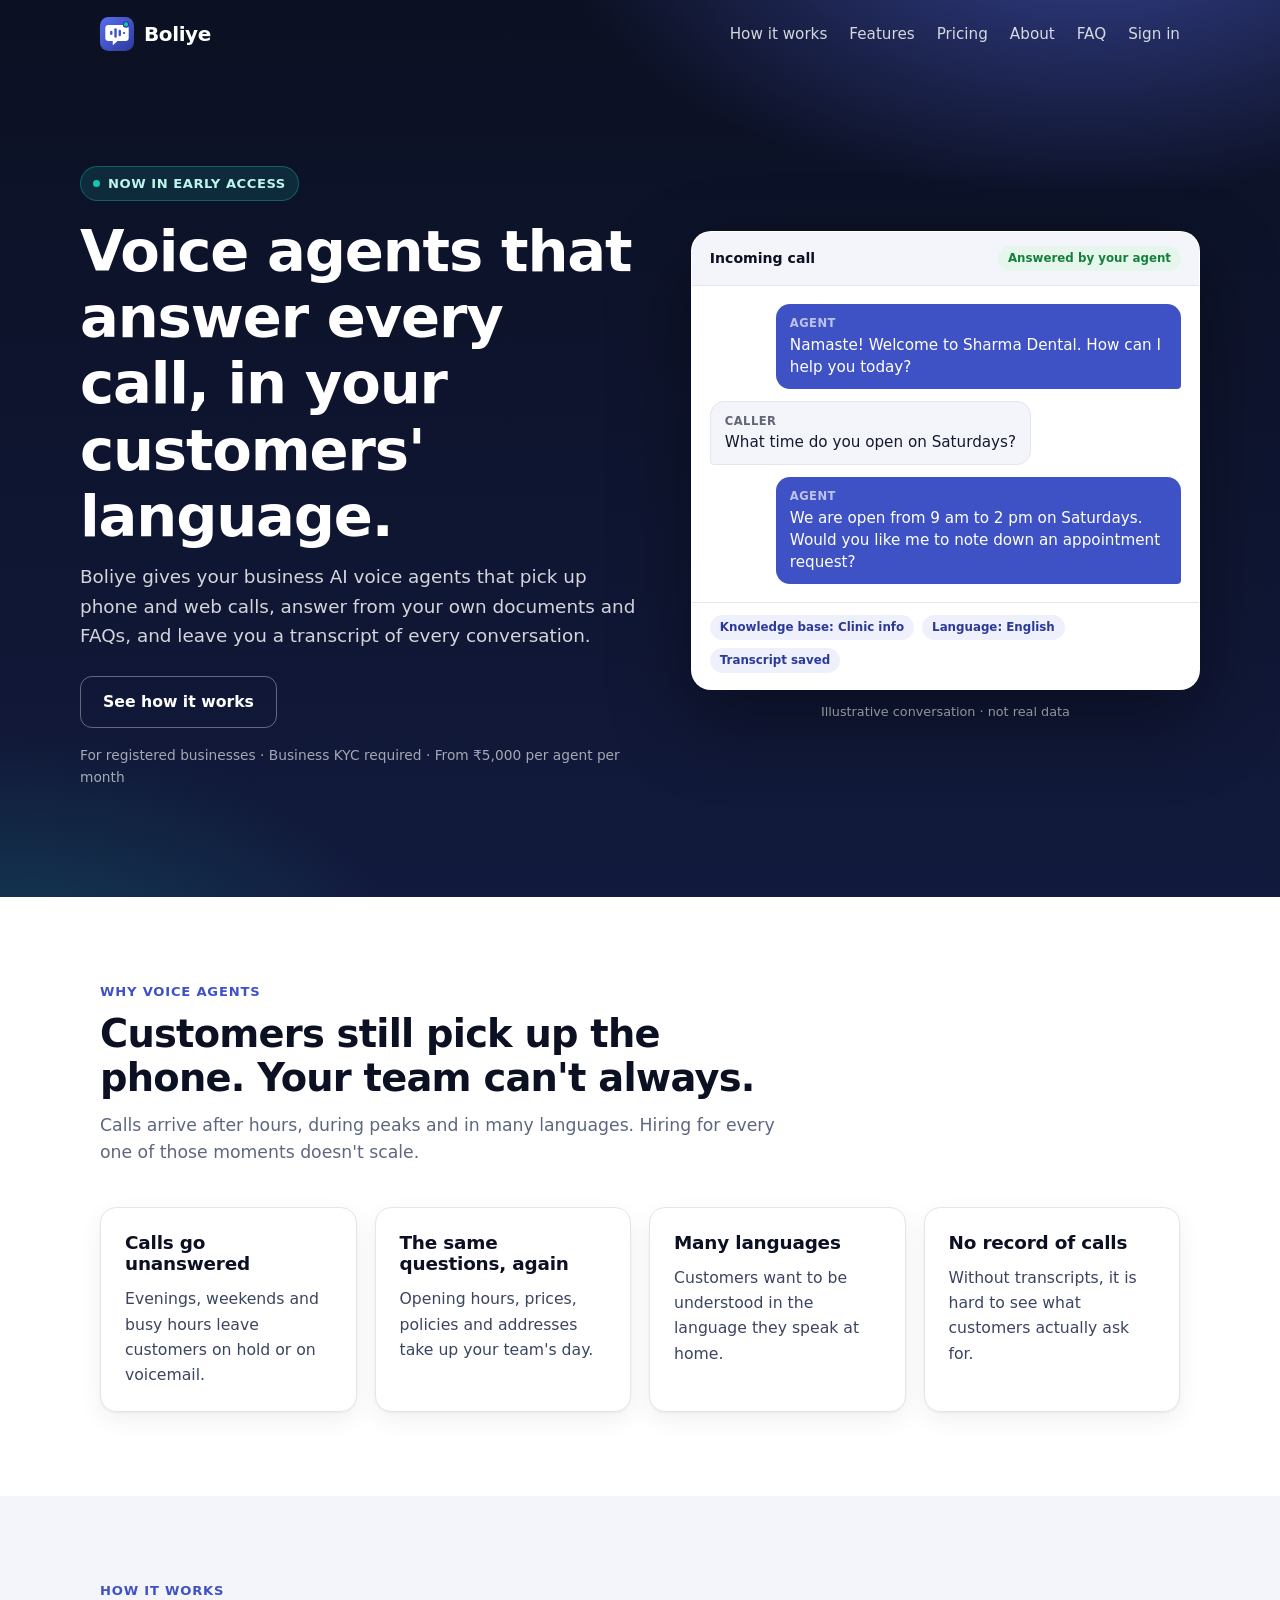
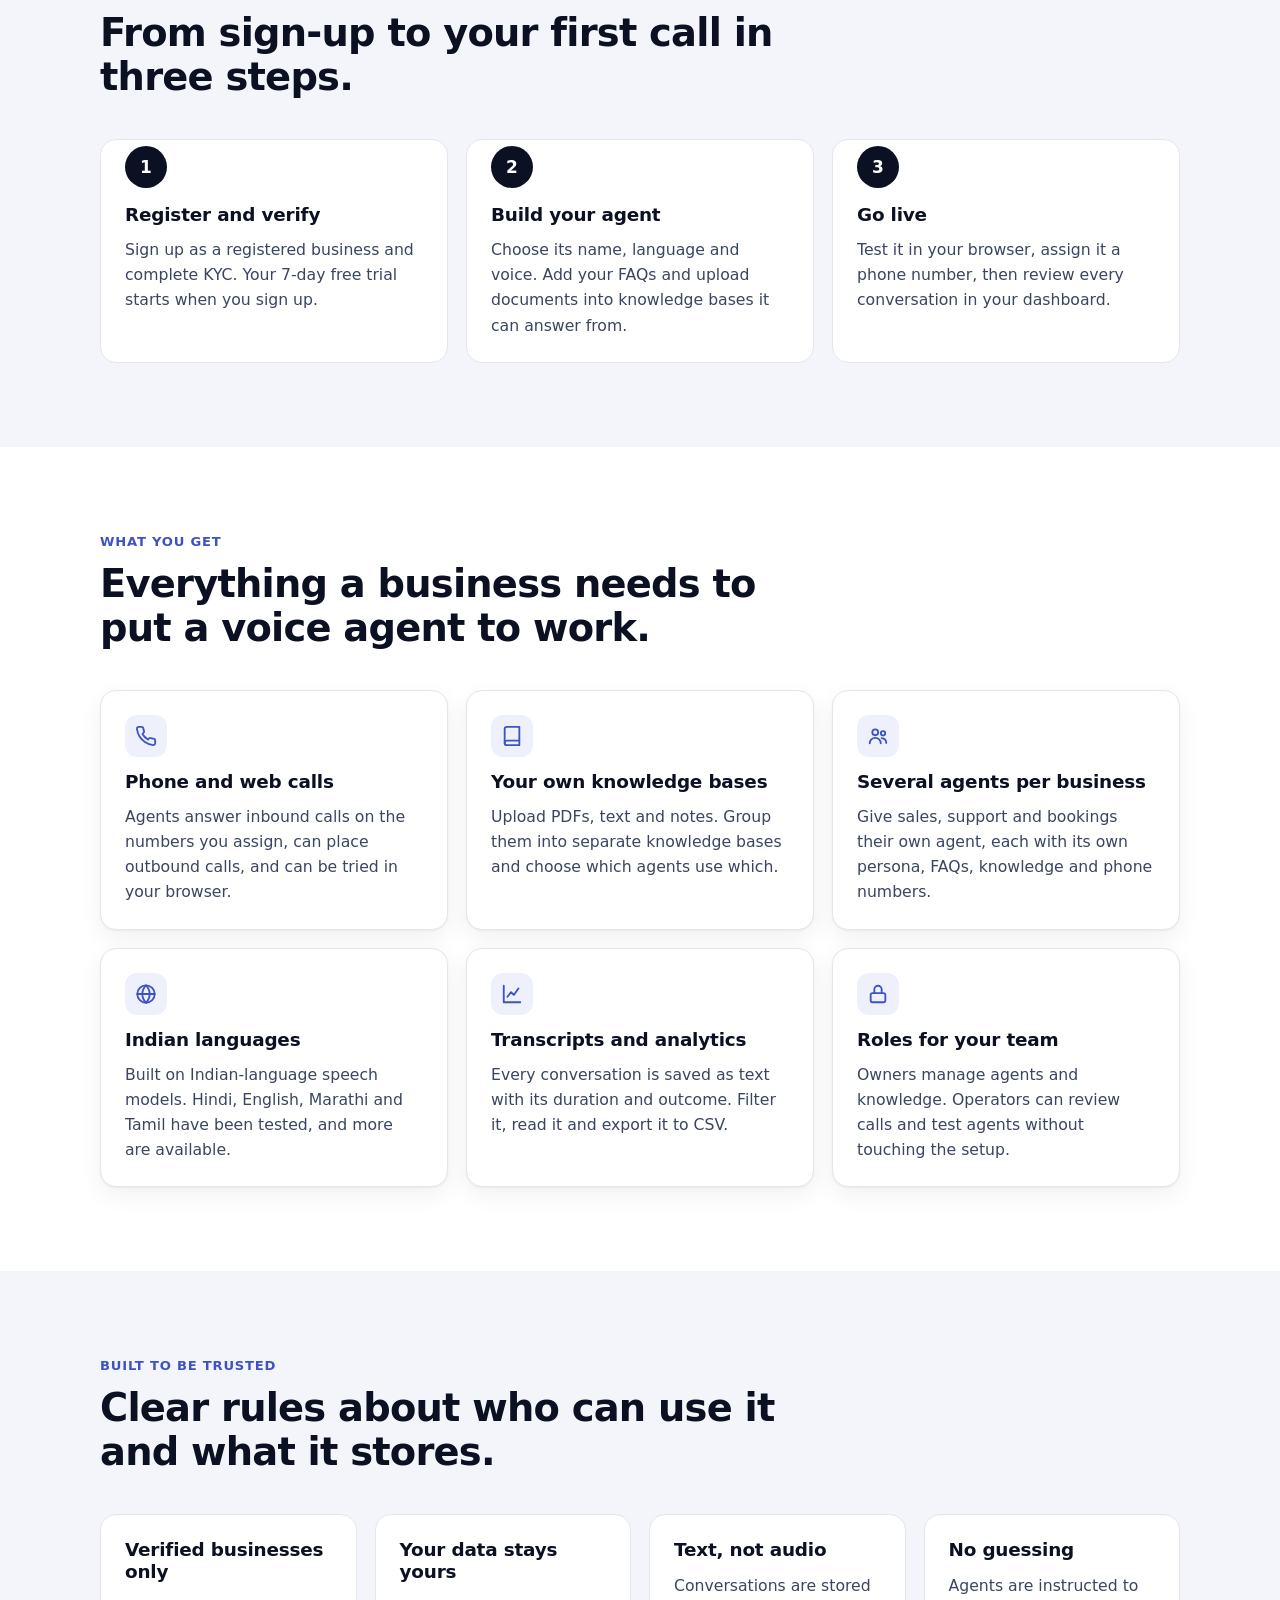
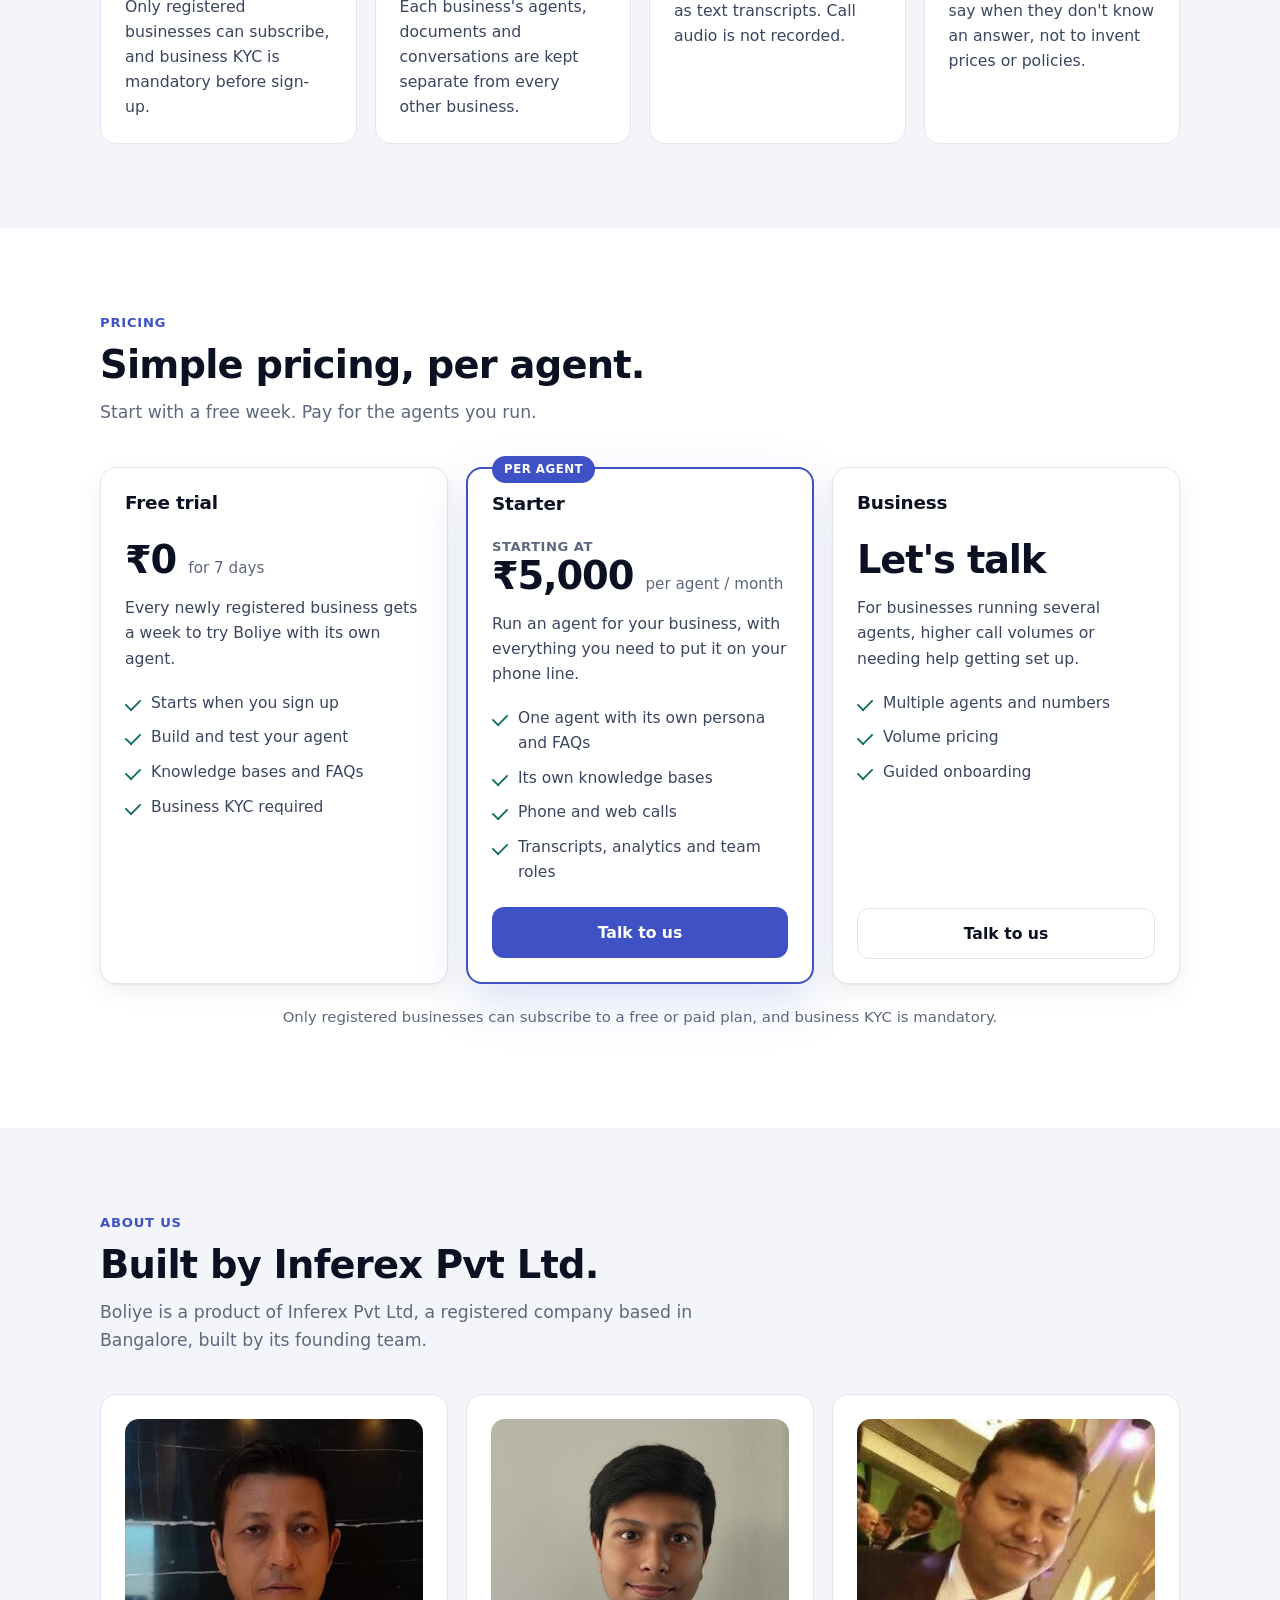
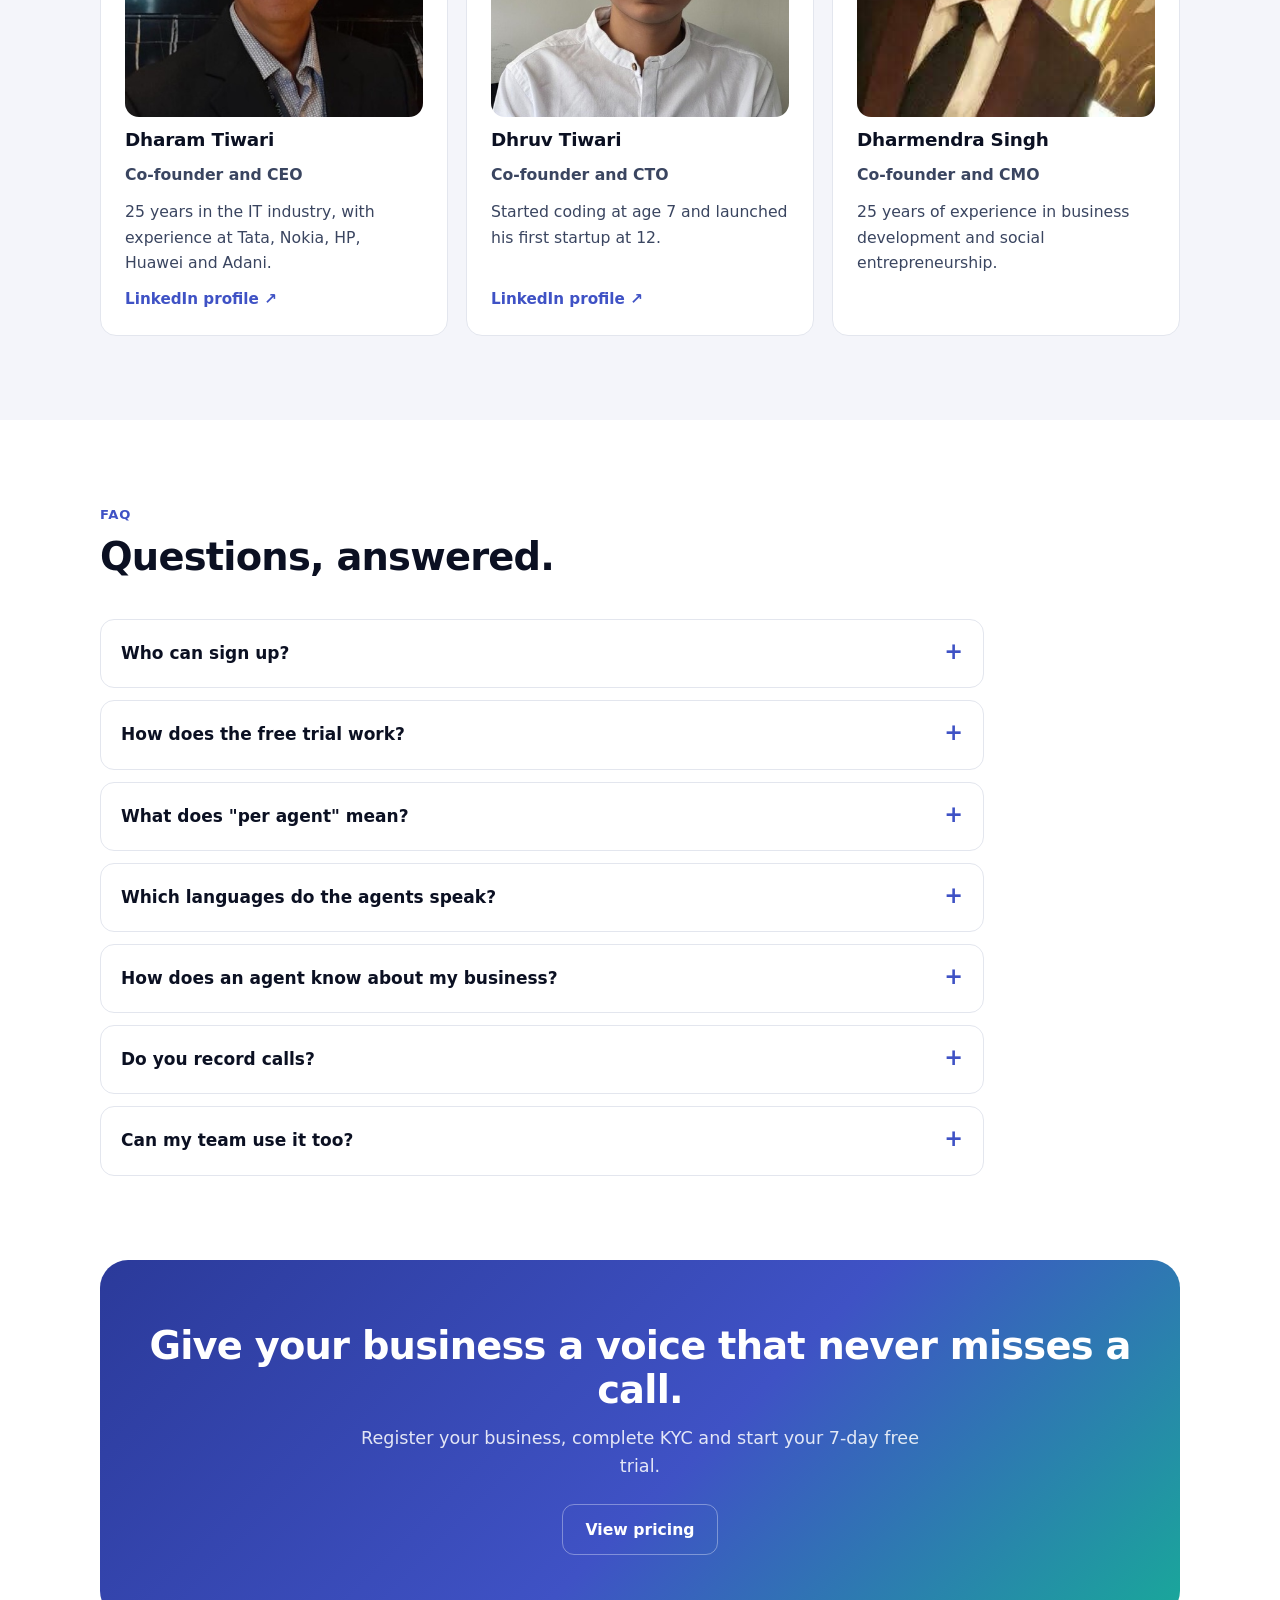
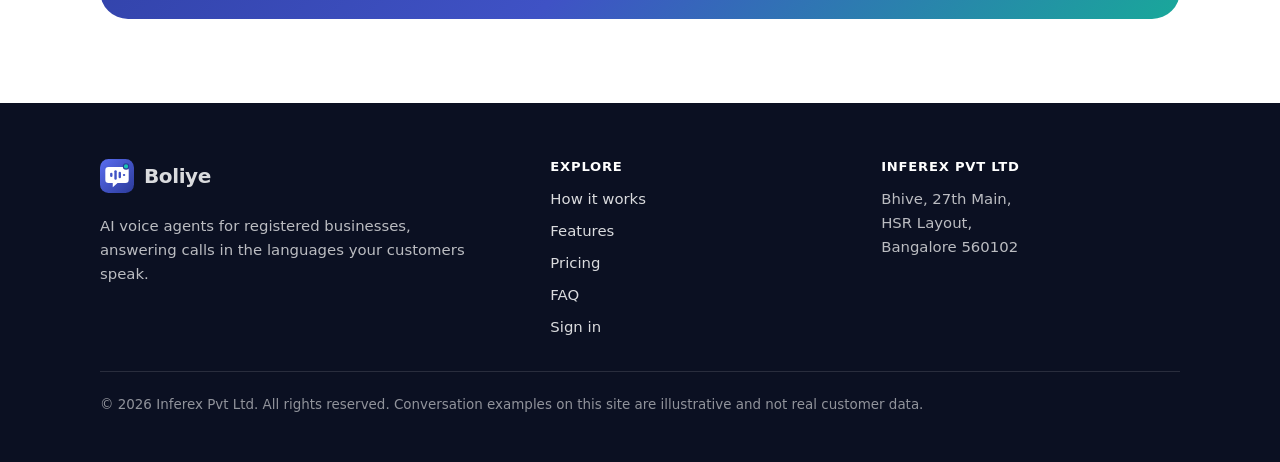
<file: index.html>
<!doctype html>
<html lang="en">
<head>
  <meta charset="utf-8">
  <meta name="viewport" content="width=device-width, initial-scale=1">
  <title>Boliye: AI voice agents for businesses</title>
  <meta name="description" content="Boliye gives registered businesses AI voice agents that answer phone and web calls in Indian languages, from your own documents and FAQs. Plans from ₹5,000 per agent per month, with a 7-day free trial.">
  <meta name="theme-color" content="#0b1022">
  <link rel="icon" type="image/svg+xml" href="assets/favicon.svg">
  <link rel="stylesheet" href="styles.css">
  <script src="site.js" defer></script>
</head>
<body>
  <a class="skip" href="#main">Skip to content</a>

  <header class="site-header">
    <div class="wrap bar">
      <a class="brand" href="./" aria-label="Boliye home">
        <img src="assets/logo-mark.svg" width="34" height="34" alt="">
        <span class="name">Boliye</span>
      </a>
      <button class="nav-toggle" type="button" data-nav-toggle aria-expanded="false" aria-controls="nav">Menu</button>
      <nav class="nav" id="nav" data-nav aria-label="Main">
        <a href="#how">How it works</a>
        <a href="#features">Features</a>
        <a href="#pricing">Pricing</a>
        <a href="#about">About</a>
        <a href="#faq">FAQ</a>
        <a href="https://app.boliye.world/login.html">Sign in</a>
      </nav>
    </div>
  </header>

  <main id="main">
    <!-- hero -->
    <div class="hero">
      <div class="wrap hero-grid">
        <div>
          <span class="eyebrow">Now in early access</span>
          <h1>Voice agents that answer every call, in your customers' language.</h1>
          <p class="lead">Boliye gives your business AI voice agents that pick up phone and web calls, answer from your own documents and FAQs, and leave you a transcript of every conversation.</p>
          <div class="cta-row">
            <a class="btn ghost" href="#how">See how it works</a>
          </div>
          <p class="fineprint">For registered businesses · Business KYC required · From ₹5,000 per agent per month</p>
        </div>

        <div>
          <div class="mock" aria-label="Illustration of a call handled by a Boliye agent">
            <div class="mock-head">
              <strong>Incoming call</strong>
              <span class="chip green">Answered by your agent</span>
            </div>
            <div class="mock-body">
              <div class="bubble agent"><small>Agent</small>Namaste! Welcome to Sharma Dental. How can I help you today?</div>
              <div class="bubble caller"><small>Caller</small>What time do you open on Saturdays?</div>
              <div class="bubble agent"><small>Agent</small>We are open from 9 am to 2 pm on Saturdays. Would you like me to note down an appointment request?</div>
            </div>
            <div class="mock-foot">
              <span class="chip">Knowledge base: Clinic info</span>
              <span class="chip">Language: English</span>
              <span class="chip">Transcript saved</span>
            </div>
          </div>
          <p class="caption">Illustrative conversation · not real data</p>
        </div>
      </div>
    </div>

    <!-- the problem -->
    <section>
      <div class="wrap">
        <div class="section-head">
          <div class="kicker">Why voice agents</div>
          <h2>Customers still pick up the phone. Your team can't always.</h2>
          <p>Calls arrive after hours, during peaks and in many languages. Hiring for every one of those moments doesn't scale.</p>
        </div>
        <div class="grid cols-4">
          <div class="card"><h3>Calls go unanswered</h3><p>Evenings, weekends and busy hours leave customers on hold or on voicemail.</p></div>
          <div class="card"><h3>The same questions, again</h3><p>Opening hours, prices, policies and addresses take up your team's day.</p></div>
          <div class="card"><h3>Many languages</h3><p>Customers want to be understood in the language they speak at home.</p></div>
          <div class="card"><h3>No record of calls</h3><p>Without transcripts, it is hard to see what customers actually ask for.</p></div>
        </div>
      </div>
    </section>

    <!-- how it works -->
    <section class="soft" id="how">
      <div class="wrap">
        <div class="section-head">
          <div class="kicker">How it works</div>
          <h2>From sign-up to your first call in three steps.</h2>
        </div>
        <div class="grid cols-3 steps">
          <div class="card step">
            <h3>Register and verify</h3>
            <p>Sign up as a registered business and complete KYC. Your 7-day free trial starts when you sign up.</p>
          </div>
          <div class="card step">
            <h3>Build your agent</h3>
            <p>Choose its name, language and voice. Add your FAQs and upload documents into knowledge bases it can answer from.</p>
          </div>
          <div class="card step">
            <h3>Go live</h3>
            <p>Test it in your browser, assign it a phone number, then review every conversation in your dashboard.</p>
          </div>
        </div>
      </div>
    </section>

    <!-- features -->
    <section id="features">
      <div class="wrap">
        <div class="section-head">
          <div class="kicker">What you get</div>
          <h2>Everything a business needs to put a voice agent to work.</h2>
        </div>
        <div class="grid cols-3">
          <div class="card">
            <div class="icon" aria-hidden="true"><svg viewBox="0 0 24 24" fill="none" stroke="currentColor" stroke-width="2" stroke-linecap="round" stroke-linejoin="round"><path d="M22 16.9v3a2 2 0 0 1-2.2 2 19.8 19.8 0 0 1-8.6-3.1 19.5 19.5 0 0 1-6-6A19.8 19.8 0 0 1 2.1 4.2 2 2 0 0 1 4.1 2h3a2 2 0 0 1 2 1.7c.1 1 .4 1.9.7 2.8a2 2 0 0 1-.5 2.1L8.1 9.9a16 16 0 0 0 6 6l1.3-1.3a2 2 0 0 1 2.1-.4c.9.3 1.8.6 2.8.7a2 2 0 0 1 1.7 2z"/></svg></div>
            <h3>Phone and web calls</h3>
            <p>Agents answer inbound calls on the numbers you assign, can place outbound calls, and can be tried in your browser.</p>
          </div>
          <div class="card">
            <div class="icon" aria-hidden="true"><svg viewBox="0 0 24 24" fill="none" stroke="currentColor" stroke-width="2" stroke-linecap="round" stroke-linejoin="round"><path d="M4 19.5A2.5 2.5 0 0 1 6.5 17H20"/><path d="M6.5 2H20v20H6.5A2.5 2.5 0 0 1 4 19.5v-15A2.5 2.5 0 0 1 6.5 2z"/></svg></div>
            <h3>Your own knowledge bases</h3>
            <p>Upload PDFs, text and notes. Group them into separate knowledge bases and choose which agents use which.</p>
          </div>
          <div class="card">
            <div class="icon" aria-hidden="true"><svg viewBox="0 0 24 24" fill="none" stroke="currentColor" stroke-width="2" stroke-linecap="round" stroke-linejoin="round"><circle cx="9" cy="8" r="3.2"/><path d="M3 20c0-3.3 2.7-6 6-6s6 2.7 6 6"/><circle cx="17.5" cy="9" r="2.4"/><path d="M16 14.3c3 .3 5 2.4 5 5.2"/></svg></div>
            <h3>Several agents per business</h3>
            <p>Give sales, support and bookings their own agent, each with its own persona, FAQs, knowledge and phone numbers.</p>
          </div>
          <div class="card">
            <div class="icon" aria-hidden="true"><svg viewBox="0 0 24 24" fill="none" stroke="currentColor" stroke-width="2" stroke-linecap="round" stroke-linejoin="round"><circle cx="12" cy="12" r="9.5"/><path d="M2.5 12h19M12 2.5c2.6 2.7 4 6 4 9.5s-1.4 6.8-4 9.5c-2.6-2.7-4-6-4-9.5s1.4-6.8 4-9.5z"/></svg></div>
            <h3>Indian languages</h3>
            <p>Built on Indian-language speech models. Hindi, English, Marathi and Tamil have been tested, and more are available.</p>
          </div>
          <div class="card">
            <div class="icon" aria-hidden="true"><svg viewBox="0 0 24 24" fill="none" stroke="currentColor" stroke-width="2" stroke-linecap="round" stroke-linejoin="round"><path d="M3 3v18h18"/><path d="M7 15l4-5 3 3 5-7"/></svg></div>
            <h3>Transcripts and analytics</h3>
            <p>Every conversation is saved as text with its duration and outcome. Filter it, read it and export it to CSV.</p>
          </div>
          <div class="card">
            <div class="icon" aria-hidden="true"><svg viewBox="0 0 24 24" fill="none" stroke="currentColor" stroke-width="2" stroke-linecap="round" stroke-linejoin="round"><rect x="4" y="11" width="16" height="10" rx="2"/><path d="M8 11V7a4 4 0 0 1 8 0v4"/></svg></div>
            <h3>Roles for your team</h3>
            <p>Owners manage agents and knowledge. Operators can review calls and test agents without touching the setup.</p>
          </div>
        </div>
      </div>
    </section>

    <!-- trust -->
    <section class="soft">
      <div class="wrap">
        <div class="section-head">
          <div class="kicker">Built to be trusted</div>
          <h2>Clear rules about who can use it and what it stores.</h2>
        </div>
        <div class="grid cols-4">
          <div class="card"><h3>Verified businesses only</h3><p>Only registered businesses can subscribe, and business KYC is mandatory before sign-up.</p></div>
          <div class="card"><h3>Your data stays yours</h3><p>Each business's agents, documents and conversations are kept separate from every other business.</p></div>
          <div class="card"><h3>Text, not audio</h3><p>Conversations are stored as text transcripts. Call audio is not recorded.</p></div>
          <div class="card"><h3>No guessing</h3><p>Agents are instructed to say when they don't know an answer, not to invent prices or policies.</p></div>
        </div>
      </div>
    </section>

    <!-- pricing -->
    <section id="pricing">
      <div class="wrap">
        <div class="section-head">
          <div class="kicker">Pricing</div>
          <h2>Simple pricing, per agent.</h2>
          <p>Start with a free week. Pay for the agents you run.</p>
        </div>
        <div class="grid cols-3">
          <div class="card plan">
            <h3>Free trial</h3>
            <div class="price">₹0 <small>for 7 days</small></div>
            <p>Every newly registered business gets a week to try Boliye with its own agent.</p>
            <ul>
              <li>Starts when you sign up</li>
              <li>Build and test your agent</li>
              <li>Knowledge bases and FAQs</li>
              <li>Business KYC required</li>
            </ul>
          </div>
          <div class="card plan featured">
            <span class="badge">Per agent</span>
            <h3>Starter</h3>
            <div class="price"><span class="from">Starting at</span>₹5,000 <small>per agent / month</small></div>
            <p>Run an agent for your business, with everything you need to put it on your phone line.</p>
            <ul>
              <li>One agent with its own persona and FAQs</li>
              <li>Its own knowledge bases</li>
              <li>Phone and web calls</li>
              <li>Transcripts, analytics and team roles</li>
            </ul>
            <a class="btn" href="start.html#talk">Talk to us</a>
          </div>
          <div class="card plan">
            <h3>Business</h3>
            <div class="price">Let's talk</div>
            <p>For businesses running several agents, higher call volumes or needing help getting set up.</p>
            <ul>
              <li>Multiple agents and numbers</li>
              <li>Volume pricing</li>
              <li>Guided onboarding</li>
            </ul>
            <a class="btn outline" href="start.html#talk">Talk to us</a>
          </div>
        </div>
        <p class="note">Only registered businesses can subscribe to a free or paid plan, and business KYC is mandatory.</p>
      </div>
    </section>

    <!-- about -->
    <section class="soft" id="about">
      <div class="wrap">
        <div class="section-head">
          <div class="kicker">About us</div>
          <h2>Built by Inferex Pvt Ltd.</h2>
          <p>Boliye is a product of Inferex Pvt Ltd, a registered company based in Bangalore, built by its founding team.</p>
        </div>
        <div class="grid cols-3 people-grid">
          <article class="card person">
            <img class="person-photo" src="assets/founder-dharam.jpg" alt="Dharam Tiwari">
            <div>
              <h3>Dharam Tiwari</h3>
              <p class="role">Co-founder and CEO</p>
            </div>
            <p>25 years in the IT industry, with experience at Tata, Nokia, HP, Huawei and Adani.</p>
            <a class="link" href="https://www.linkedin.com/in/dharamtiwari/" target="_blank" rel="noopener noreferrer">LinkedIn profile ↗</a>
          </article>
          <article class="card person">
            <img class="person-photo" src="assets/founder-dhruv.jpg" alt="Dhruv Tiwari">
            <div>
              <h3>Dhruv Tiwari</h3>
              <p class="role">Co-founder and CTO</p>
            </div>
            <p>Started coding at age 7 and launched his first startup at 12.</p>
            <a class="link" href="https://www.linkedin.com/in/dhruv-tiwari-dev/" target="_blank" rel="noopener noreferrer">LinkedIn profile ↗</a>
          </article>
          <article class="card person">
            <img class="person-photo" src="assets/dharmendra.jpeg" alt="Dharmendra Singh">
            <div>
              <h3>Dharmendra Singh</h3>
              <p class="role">Co-founder and CMO</p>
            </div>
            <p>25 years of experience in business development and social entrepreneurship.</p>
          </article>
        </div>
      </div>
    </section>

    <!-- faq -->
    <section id="faq">
      <div class="wrap">
        <div class="section-head">
          <div class="kicker">FAQ</div>
          <h2>Questions, answered.</h2>
        </div>
        <div class="faq">
          <details>
            <summary>Who can sign up?</summary>
            <p>Registered businesses only. Business KYC is mandatory before you can sign up, whether you choose a free or a paid plan.</p>
          </details>
          <details>
            <summary>How does the free trial work?</summary>
            <p>Every new business gets one week free when it signs up, so you can build an agent and try it before you pay.</p>
          </details>
          <details>
            <summary>What does "per agent" mean?</summary>
            <p>An agent is one voice assistant with its own persona, FAQs, knowledge bases and phone numbers. Plans start at ₹5,000 per agent per month. A business can run several agents, for example one for sales and one for support.</p>
          </details>
          <details>
            <summary>Which languages do the agents speak?</summary>
            <p>Agents run on Indian-language speech models. Hindi, English, Marathi and Tamil have been tested, and further Indian languages are available to choose from.</p>
          </details>
          <details>
            <summary>How does an agent know about my business?</summary>
            <p>You give it instructions, FAQs, and documents or notes grouped into knowledge bases. It searches those during the call, and it is instructed to say so when the answer isn't there instead of guessing.</p>
          </details>
          <details>
            <summary>Do you record calls?</summary>
            <p>No audio is recorded. Conversations are stored as text transcripts that only your business and our platform administrators can read, and you can set how long they are kept.</p>
          </details>
          <details>
            <summary>Can my team use it too?</summary>
            <p>Yes. Owners manage agents and knowledge. Operators can review conversations and test agents with read-only access to the setup.</p>
          </details>
        </div>
      </div>
    </section>

    <!-- closing -->
    <section style="padding-top: 0">
      <div class="wrap">
        <div class="closing">
          <h2>Give your business a voice that never misses a call.</h2>
          <p>Register your business, complete KYC and start your 7-day free trial.</p>
          <div class="cta-row">
            <a class="btn ghost" href="#pricing">View pricing</a>
          </div>
        </div>
      </div>
    </section>
  </main>

  <footer class="site-footer">
    <div class="wrap">
      <div class="foot-grid">
        <div>
          <a class="brand" href="./" aria-label="Boliye home">
            <img src="assets/logo-mark.svg" width="34" height="34" alt="">
            <span class="name">Boliye</span>
          </a>
          <p style="margin-top:14px;max-width:26em">AI voice agents for registered businesses, answering calls in the languages your customers speak.</p>
        </div>
        <div>
          <h3>Explore</h3>
          <ul>
            <li><a href="#how">How it works</a></li>
            <li><a href="#features">Features</a></li>
            <li><a href="#pricing">Pricing</a></li>
            <li><a href="#faq">FAQ</a></li>
            <li><a href="https://app.boliye.world/login.html">Sign in</a></li>
          </ul>
        </div>
        <div>
          <h3>Inferex Pvt Ltd</h3>
          <address>
            Bhive, 27th Main,<br>
            HSR Layout,<br>
            Bangalore 560102
          </address>
        </div>
      </div>
      <p class="legal">© <span data-year>2026</span> Inferex Pvt Ltd. All rights reserved. Conversation examples on this site are illustrative and not real customer data.</p>
    </div>
  </footer>
</body>
</html>
</file>
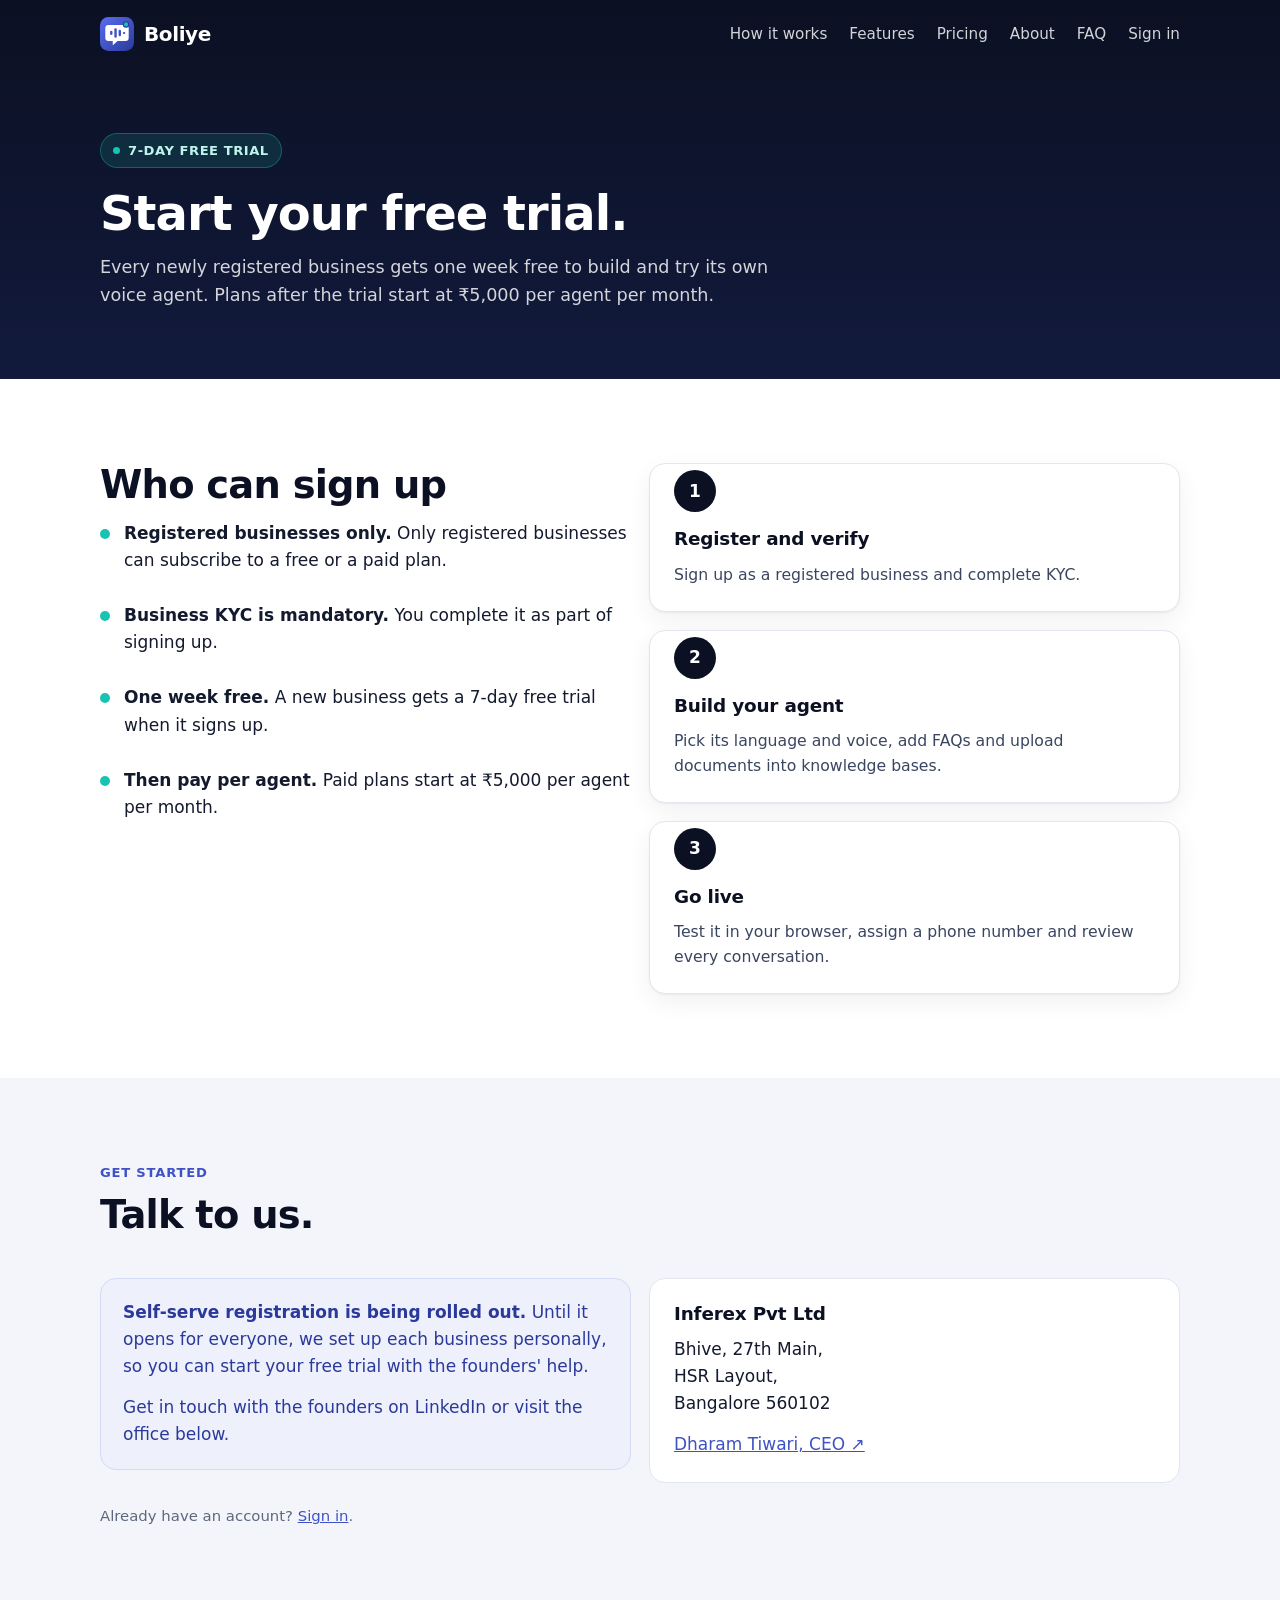
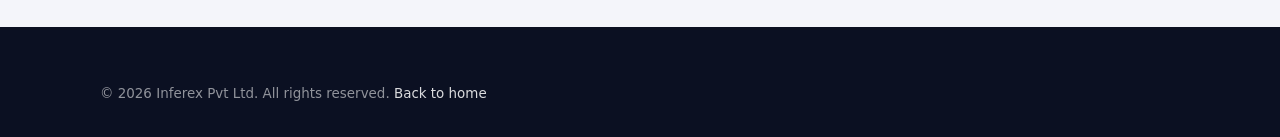
<file: start.html>
<!doctype html>
<html lang="en">
<head>
  <meta charset="utf-8">
  <meta name="viewport" content="width=device-width, initial-scale=1">
  <title>Start your free trial · Boliye</title>
  <meta name="description" content="Register your business, complete KYC and start a 7-day free trial of Boliye voice agents. Only registered businesses can subscribe.">
  <meta name="theme-color" content="#0b1022">
  <link rel="icon" type="image/svg+xml" href="assets/favicon.svg">
  <link rel="stylesheet" href="styles.css">
  <script src="site.js" defer></script>
</head>
<body>
  <a class="skip" href="#main">Skip to content</a>

  <header class="site-header">
    <div class="wrap bar">
      <a class="brand" href="./" aria-label="Boliye home">
        <img src="assets/logo-mark.svg" width="34" height="34" alt="">
        <span class="name">Boliye</span>
      </a>
      <button class="nav-toggle" type="button" data-nav-toggle aria-expanded="false" aria-controls="nav">Menu</button>
      <nav class="nav" id="nav" data-nav aria-label="Main">
        <a href="./#how">How it works</a>
        <a href="./#features">Features</a>
        <a href="./#pricing">Pricing</a>
        <a href="./#about">About</a>
        <a href="./#faq">FAQ</a>
        <a href="https://app.boliye.world/login.html">Sign in</a>
      </nav>
    </div>
  </header>

  <main id="main">
    <div class="page-hero">
      <div class="wrap">
        <span class="eyebrow">7-day free trial</span>
        <h1>Start your free trial.</h1>
        <p>Every newly registered business gets one week free to build and try its own voice agent. Plans after the trial start at ₹5,000 per agent per month.</p>
      </div>
    </div>

    <section>
      <div class="wrap">
        <div class="grid cols-2" style="align-items:start">
          <div>
            <h2>Who can sign up</h2>
            <div class="rules">
              <div class="rule"><span class="dot"></span><p><strong>Registered businesses only.</strong> Only registered businesses can subscribe to a free or a paid plan.</p></div>
              <div class="rule"><span class="dot"></span><p><strong>Business KYC is mandatory.</strong> You complete it as part of signing up.</p></div>
              <div class="rule"><span class="dot"></span><p><strong>One week free.</strong> A new business gets a 7-day free trial when it signs up.</p></div>
              <div class="rule"><span class="dot"></span><p><strong>Then pay per agent.</strong> Paid plans start at ₹5,000 per agent per month.</p></div>
            </div>
          </div>
          <div class="grid steps">
            <div class="card step"><h3>Register and verify</h3><p>Sign up as a registered business and complete KYC.</p></div>
            <div class="card step"><h3>Build your agent</h3><p>Pick its language and voice, add FAQs and upload documents into knowledge bases.</p></div>
            <div class="card step"><h3>Go live</h3><p>Test it in your browser, assign a phone number and review every conversation.</p></div>
          </div>
        </div>
      </div>
    </section>

    <section class="soft" id="talk">
      <div class="wrap">
        <div class="section-head">
          <div class="kicker">Get started</div>
          <h2>Talk to us.</h2>
        </div>
        <div class="grid cols-2" style="align-items:start">
          <div class="callout">
            <p><strong>Self-serve registration is being rolled out.</strong> Until it opens for everyone, we set up each business personally, so you can start your free trial with the founders' help.</p>
            <p>Get in touch with the founders on LinkedIn or visit the office below.</p>
          </div>
          <div class="card">
            <h3>Inferex Pvt Ltd</h3>
            <address style="font-style:normal;margin-bottom:14px">Bhive, 27th Main,<br>HSR Layout,<br>Bangalore 560102</address>
            <ul style="display:grid;gap:8px">
              <li><a href="https://www.linkedin.com/in/dharamtiwari/" target="_blank" rel="noopener noreferrer">Dharam Tiwari, CEO ↗</a></li>
            </ul>
          </div>
        </div>
        <p class="note" style="text-align:left">Already have an account? <a href="https://app.boliye.world/login.html">Sign in</a>.</p>
      </div>
    </section>
  </main>

  <footer class="site-footer">
    <div class="wrap">
      <p class="legal" style="border:0;padding:0;margin:0">© <span data-year>2026</span> Inferex Pvt Ltd. All rights reserved. <a href="./">Back to home</a></p>
    </div>
  </footer>
</body>
</html>
</file>
<file: styles.css>
/* Boliye marketing site. Plain CSS, no external fonts or scripts. */
:root {
  --font: Inter, ui-sans-serif, system-ui, -apple-system, "Segoe UI", Roboto, "Helvetica Neue", Arial, sans-serif;
  --ink: #0b1022;
  --ink-2: #1a2142;
  --text: #141a2e;
  --text-2: #3a4560;
  --muted: #5d687e;
  --bg: #ffffff;
  --bg-soft: #f4f5fa;
  --border: #e3e6ee;
  --primary: #3f52c5;
  --primary-hover: #3345ad;
  --primary-soft: #eef0fc;
  --accent: #19c3b1;
  --accent-ink: #0b6b60;
  --radius: 16px;
  --shadow: 0 1px 2px rgba(11, 16, 34, 0.05), 0 8px 24px rgba(11, 16, 34, 0.06);
  --gutter: 20px;
  --max: 1120px;
}

* { box-sizing: border-box; }
html { scroll-behavior: smooth; scroll-padding-top: 76px; }
body {
  margin: 0;
  font-family: var(--font);
  font-size: 17px;
  line-height: 1.6;
  color: var(--text);
  background: var(--bg);
  -webkit-font-smoothing: antialiased;
}
img, svg { max-width: 100%; display: block; }
a { color: var(--primary); }
h1, h2, h3 { line-height: 1.15; color: var(--ink); margin: 0 0 12px; letter-spacing: -0.02em; }
h1 { font-size: clamp(2.2rem, 5.2vw, 3.6rem); }
h2 { font-size: clamp(1.7rem, 3.4vw, 2.4rem); }
h3 { font-size: 1.15rem; letter-spacing: -0.01em; }
p { margin: 0 0 14px; }
ul { margin: 0; padding: 0; list-style: none; }

.wrap { width: 100%; max-width: var(--max); margin: 0 auto; padding: 0 var(--gutter); }
.skip { position: absolute; left: -999px; top: 8px; background: #fff; color: var(--ink); padding: 8px 12px; border-radius: 8px; z-index: 100; }
.skip:focus { left: 8px; }
:focus-visible { outline: 3px solid var(--accent); outline-offset: 2px; border-radius: 6px; }

/* ---------- header ---------- */
.site-header {
  position: sticky; top: 0; z-index: 50;
  background: transparent;
  border-bottom: 1px solid transparent;
  transition: background 0.25s ease, border-color 0.25s ease, backdrop-filter 0.25s ease;
  margin-bottom: -69px; /* let the hero show through the transparent header */
}
.bar { display: flex; align-items: center; gap: 24px; min-height: 68px; }
.brand { display: inline-flex; align-items: center; gap: 10px; text-decoration: none; color: #fff; }
.brand svg { width: 34px; height: 34px; }
.brand .name { font-weight: 700; font-size: 1.25rem; letter-spacing: -0.02em; }
.nav { display: flex; align-items: center; gap: 22px; margin-left: auto; }
.nav a:not(.btn) { color: rgba(255, 255, 255, 0.82); text-decoration: none; font-size: 0.95rem; font-weight: 500; }
.nav a:not(.btn):hover { color: #fff; }
.nav-toggle { display: none; margin-left: auto; background: none; border: 1px solid rgba(255, 255, 255, 0.3); color: #fff; border-radius: 10px; padding: 8px 12px; font: inherit; cursor: pointer; }

.site-header.scrolled {
  background: rgba(11, 16, 34, 0.86);
  backdrop-filter: saturate(160%) blur(12px);
  border-bottom-color: rgba(255, 255, 255, 0.08);
}

/* ---------- buttons ---------- */
.btn {
  display: inline-flex; align-items: center; justify-content: center; gap: 8px;
  padding: 12px 22px; border-radius: 12px; border: 1px solid transparent;
  font: inherit; font-weight: 600; font-size: 0.98rem; text-decoration: none; cursor: pointer;
  background: var(--primary); color: #fff;
  transition: background 0.15s, transform 0.15s, border-color 0.15s;
}
.btn:hover { background: var(--primary-hover); }
.btn.small { padding: 9px 16px; font-size: 0.92rem; }
.btn.light { background: #fff; color: var(--ink); }
.btn.light:hover { background: #e9ecf8; }
.btn.ghost { background: transparent; border-color: rgba(255, 255, 255, 0.35); color: #fff; }
.btn.ghost:hover { background: rgba(255, 255, 255, 0.1); }
.btn.outline { background: transparent; border-color: var(--border); color: var(--ink); }
.btn.outline:hover { background: var(--bg-soft); }

/* ---------- hero ---------- */
.hero {
  position: relative; overflow: hidden; color: #fff; padding-top: 69px;
  background:
    radial-gradient(900px 480px at 85% -10%, rgba(90, 109, 240, 0.55), transparent 60%),
    radial-gradient(700px 420px at 0% 110%, rgba(25, 195, 177, 0.22), transparent 60%),
    linear-gradient(180deg, var(--ink) 0%, #121a3d 100%);
}
.hero h1 { color: #fff; }
.hero-grid { display: grid; gap: 48px; padding: 97px 0 109px; align-items: center; grid-template-columns: 1.05fr 0.95fr; }
.eyebrow {
  display: inline-flex; align-items: center; gap: 8px;
  font-size: 0.82rem; font-weight: 600; letter-spacing: 0.04em; text-transform: uppercase;
  color: #bff4ed; background: rgba(25, 195, 177, 0.14); border: 1px solid rgba(25, 195, 177, 0.35);
  padding: 6px 12px; border-radius: 999px; margin-bottom: 18px;
}
.eyebrow::before { content: ""; width: 7px; height: 7px; border-radius: 50%; background: var(--accent); }
.hero .lead { font-size: 1.15rem; color: rgba(255, 255, 255, 0.82); max-width: 34em; }
.cta-row { display: flex; flex-wrap: wrap; gap: 12px; margin: 26px 0 16px; }
.fineprint { font-size: 0.86rem; color: rgba(255, 255, 255, 0.62); margin: 0; }

/* the illustrative call card */
.mock { background: #fff; color: var(--text); border-radius: 20px; box-shadow: 0 30px 80px rgba(0, 0, 0, 0.4); overflow: hidden; border: 1px solid rgba(255, 255, 255, 0.1); }
.mock-head { display: flex; align-items: center; justify-content: space-between; gap: 10px; padding: 14px 18px; border-bottom: 1px solid var(--border); background: var(--bg-soft); font-size: 0.88rem; }
.mock-head strong { color: var(--ink); }
.chip { display: inline-block; font-size: 0.74rem; font-weight: 600; padding: 3px 10px; border-radius: 999px; background: var(--primary-soft); color: #2b3a9a; white-space: nowrap; }
.chip.green { background: #e6f6ec; color: #15803d; }
.mock-body { padding: 18px; display: grid; gap: 12px; }
.bubble { max-width: 86%; padding: 11px 14px; border-radius: 14px; font-size: 0.95rem; line-height: 1.45; }
.bubble small { display: block; font-size: 0.72rem; font-weight: 600; letter-spacing: 0.04em; text-transform: uppercase; opacity: 0.65; margin-bottom: 2px; }
.bubble.caller { background: var(--bg-soft); border: 1px solid var(--border); justify-self: start; border-bottom-left-radius: 4px; }
.bubble.agent { background: var(--primary); color: #fff; justify-self: end; border-bottom-right-radius: 4px; }
.mock-foot { display: flex; flex-wrap: wrap; gap: 8px; padding: 12px 18px 16px; border-top: 1px solid var(--border); }
.caption { font-size: 0.8rem; color: rgba(255, 255, 255, 0.55); text-align: center; margin: 12px 0 0; }

/* ---------- sections ---------- */
section { padding: 84px 0; }
section.soft { background: var(--bg-soft); }
.section-head { max-width: 40em; margin-bottom: 40px; }
.section-head p { color: var(--muted); font-size: 1.08rem; }
.kicker { font-size: 0.82rem; font-weight: 700; letter-spacing: 0.06em; text-transform: uppercase; color: var(--primary); margin-bottom: 10px; }

.grid { display: grid; gap: 18px; }
.cols-2 { grid-template-columns: repeat(2, 1fr); }
.cols-3 { grid-template-columns: repeat(3, 1fr); }
.cols-4 { grid-template-columns: repeat(4, 1fr); }
.card { background: #fff; border: 1px solid var(--border); border-radius: var(--radius); padding: 24px; box-shadow: var(--shadow); }
section.soft .card { box-shadow: none; }
.card p { color: var(--text-2); margin: 0; font-size: 0.98rem; }
.icon { width: 42px; height: 42px; border-radius: 12px; background: var(--primary-soft); color: var(--primary); display: grid; place-items: center; margin-bottom: 14px; }
.icon svg { width: 22px; height: 22px; }

/* steps */
.steps { counter-reset: step; }
.step { position: relative; padding-top: 6px; }
.step::before {
  counter-increment: step; content: counter(step);
  display: grid; place-items: center; width: 42px; height: 42px; border-radius: 50%;
  background: var(--ink); color: #fff; font-weight: 700; margin-bottom: 16px;
}

/* pricing */
.plan { display: flex; flex-direction: column; gap: 14px; position: relative; }
.plan.featured { border: 2px solid var(--primary); box-shadow: 0 18px 50px rgba(63, 82, 197, 0.18); }
.badge { position: absolute; top: -13px; left: 24px; background: var(--primary); color: #fff; font-size: 0.74rem; font-weight: 700; letter-spacing: 0.04em; text-transform: uppercase; padding: 4px 12px; border-radius: 999px; }
.price { font-size: 2.4rem; font-weight: 800; color: var(--ink); letter-spacing: -0.03em; line-height: 1.1; }
.price small { font-size: 0.95rem; font-weight: 500; color: var(--muted); letter-spacing: 0; }
.price .from { display: block; font-size: 0.82rem; font-weight: 600; color: var(--muted); letter-spacing: 0.04em; text-transform: uppercase; }
.plan ul { display: grid; gap: 10px; margin: 6px 0 8px; }
.plan li { position: relative; padding-left: 26px; color: var(--text-2); font-size: 0.97rem; }
.plan li::before { content: ""; position: absolute; left: 0; top: 7px; width: 14px; height: 8px; border-left: 2.5px solid var(--accent-ink); border-bottom: 2.5px solid var(--accent-ink); transform: rotate(-45deg) scale(0.9); }
.plan .btn { margin-top: auto; }
.note { margin-top: 22px; color: var(--muted); font-size: 0.93rem; text-align: center; }

/* team */
.person { display: flex; flex-direction: column; gap: 12px; }
.person-photo { width: 100%; aspect-ratio: 1; object-fit: cover; border-radius: 14px; }
.role { font-size: 0.9rem; font-weight: 600; color: var(--primary); margin: -6px 0 0; }
.person a.link { display: inline-flex; align-items: center; gap: 8px; font-weight: 600; font-size: 0.95rem; text-decoration: none; margin-top: auto; }
.person a.link:hover { text-decoration: underline; }

/* faq */
.faq { max-width: 52em; display: grid; gap: 12px; }
.faq details { background: #fff; border: 1px solid var(--border); border-radius: 14px; padding: 4px 20px; }
.faq summary { cursor: pointer; font-weight: 600; color: var(--ink); padding: 16px 0; list-style: none; display: flex; justify-content: space-between; gap: 16px; }
.faq summary::-webkit-details-marker { display: none; }
.faq summary::after { content: "+"; font-size: 1.4rem; line-height: 1; color: var(--primary); }
.faq details[open] summary::after { content: "–"; }
.faq details p { color: var(--text-2); padding-bottom: 14px; }

/* closing cta */
.closing { background: linear-gradient(135deg, #2b3a9a, #3f52c5 55%, #19a89a); color: #fff; text-align: center; border-radius: 28px; padding: 64px 24px; }
.closing h2 { color: #fff; }
.closing p { color: rgba(255, 255, 255, 0.86); max-width: 34em; margin: 0 auto 24px; font-size: 1.1rem; }
.closing .cta-row { justify-content: center; margin: 0; }

/* footer */
.site-footer { background: var(--ink); color: rgba(255, 255, 255, 0.72); padding: 56px 0 32px; font-size: 0.93rem; }
.site-footer a { color: rgba(255, 255, 255, 0.85); text-decoration: none; }
.site-footer a:hover { color: #fff; text-decoration: underline; }
.foot-grid { display: grid; gap: 32px; grid-template-columns: 1.4fr 1fr 1fr; margin-bottom: 32px; }
.site-footer h3 { color: #fff; font-size: 0.82rem; letter-spacing: 0.06em; text-transform: uppercase; margin-bottom: 14px; }
.site-footer ul { display: grid; gap: 8px; }
.site-footer address { font-style: normal; line-height: 1.6; }
.legal { border-top: 1px solid rgba(255, 255, 255, 0.12); padding-top: 22px; font-size: 0.84rem; color: rgba(255, 255, 255, 0.55); }

/* start page */
.page-hero { background: linear-gradient(180deg, var(--ink), #121a3d); color: #fff; padding: 133px 0 56px; }
.page-hero h1 { color: #fff; font-size: clamp(2rem, 4.4vw, 3rem); }
.page-hero p { color: rgba(255, 255, 255, 0.82); max-width: 38em; font-size: 1.1rem; }
.rules { display: grid; gap: 14px; margin-top: 8px; }
.rule { display: flex; gap: 14px; align-items: flex-start; }
.rule .dot { flex: none; width: 10px; height: 10px; border-radius: 50%; background: var(--accent); margin-top: 9px; }
.callout { background: var(--primary-soft); border: 1px solid #d5daf7; border-radius: var(--radius); padding: 20px 22px; color: #2b3a9a; }
.callout p:last-child { margin: 0; }

/* ---------- responsive ---------- */
@media (max-width: 960px) {
  .hero-grid { grid-template-columns: 1fr; padding: 73px 0 81px; gap: 36px; }
  .cols-4 { grid-template-columns: repeat(2, 1fr); }
  .cols-3 { grid-template-columns: 1fr; }
  .people-grid { grid-template-columns: repeat(3, minmax(0, 1fr)); }
  .foot-grid { grid-template-columns: 1fr 1fr; }
}
@media (max-width: 720px) {
  body { font-size: 16px; }
  section { padding: 60px 0; }
  .nav-toggle { display: inline-block; }
  .nav {
    display: none; position: absolute; left: 0; right: 0; top: 68px; margin: 0;
    flex-direction: column; align-items: stretch; gap: 4px; padding: 14px var(--gutter) 20px;
    background: var(--ink); border-bottom: 1px solid rgba(255, 255, 255, 0.1);
  }
  .nav.open { display: flex; }
  .nav a:not(.btn) { padding: 12px 4px; font-size: 1.02rem; }
  .cols-2, .cols-4 { grid-template-columns: 1fr; }
  .people-grid { grid-template-columns: 1fr; }
  .foot-grid { grid-template-columns: 1fr; }
  .bubble { max-width: 94%; }
}
@media (prefers-reduced-motion: reduce) {
  html { scroll-behavior: auto; }
  .btn { transition: none; }
}
</file>
